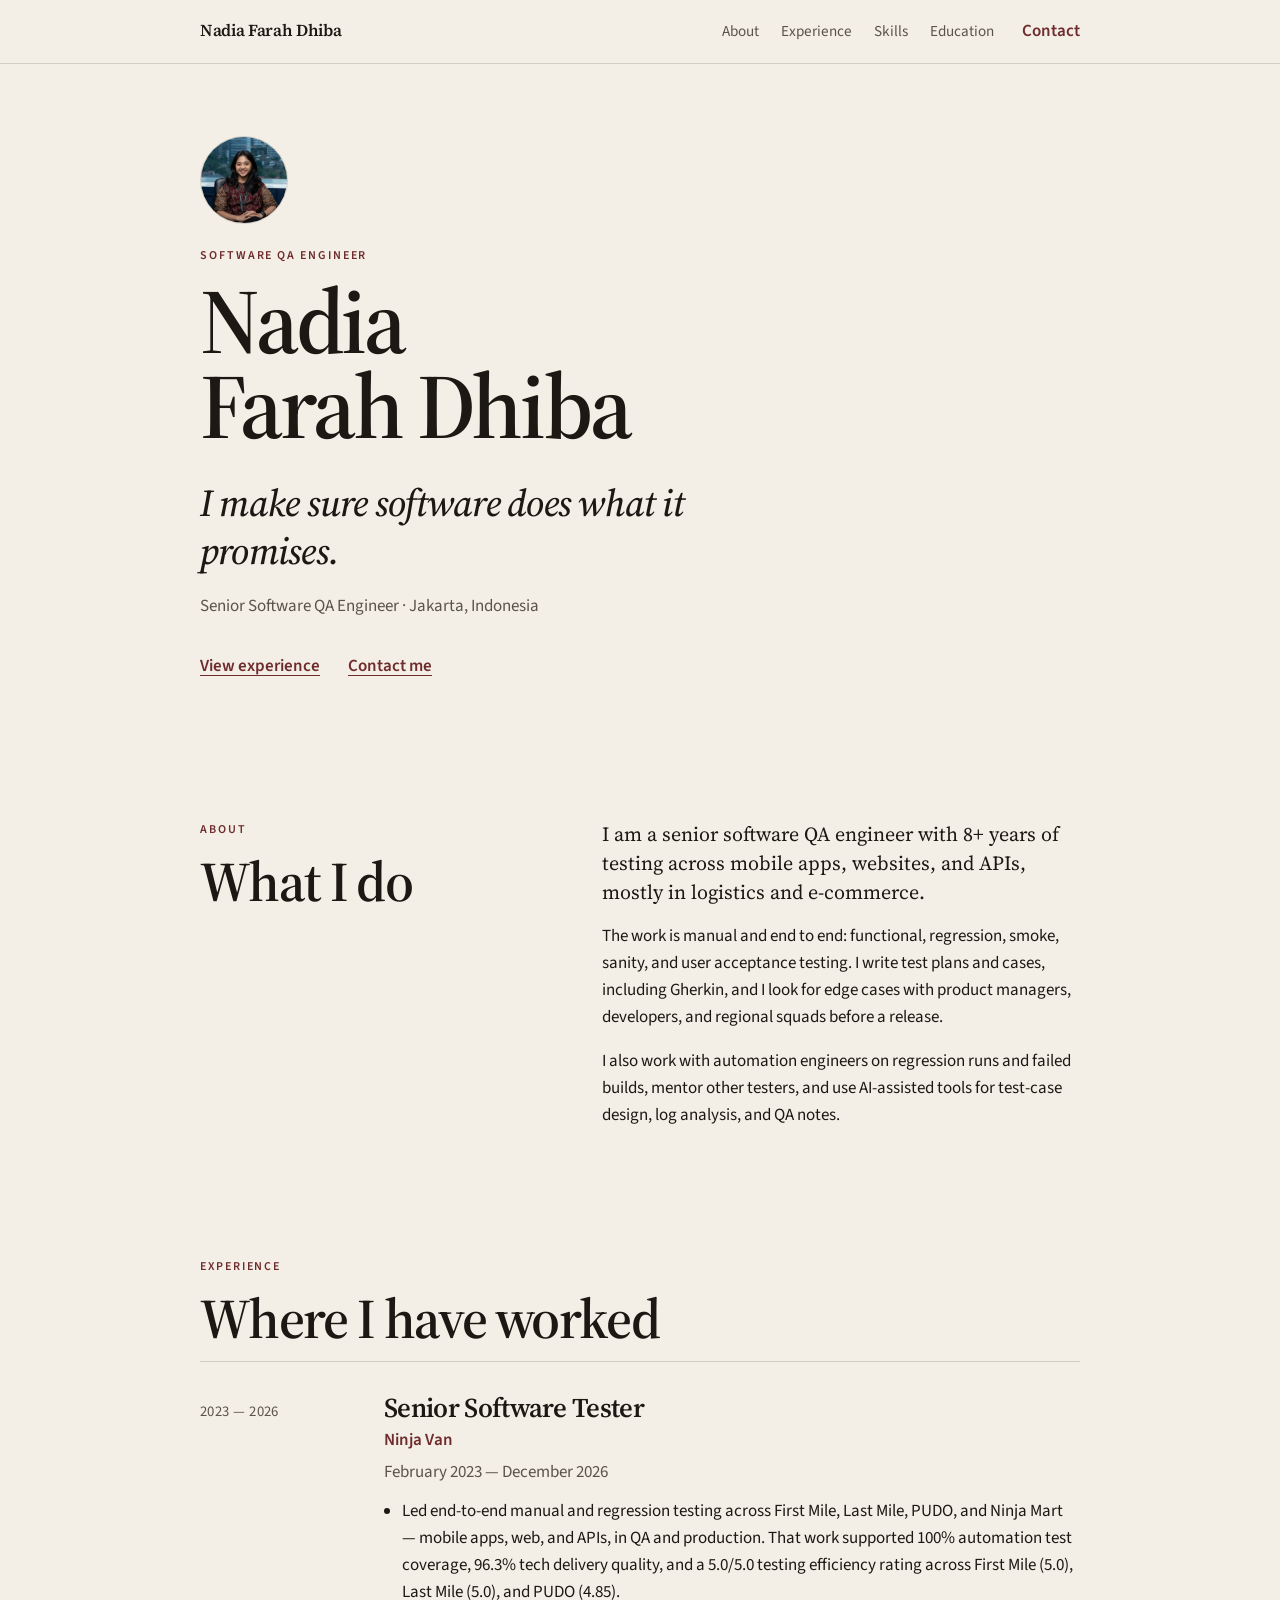
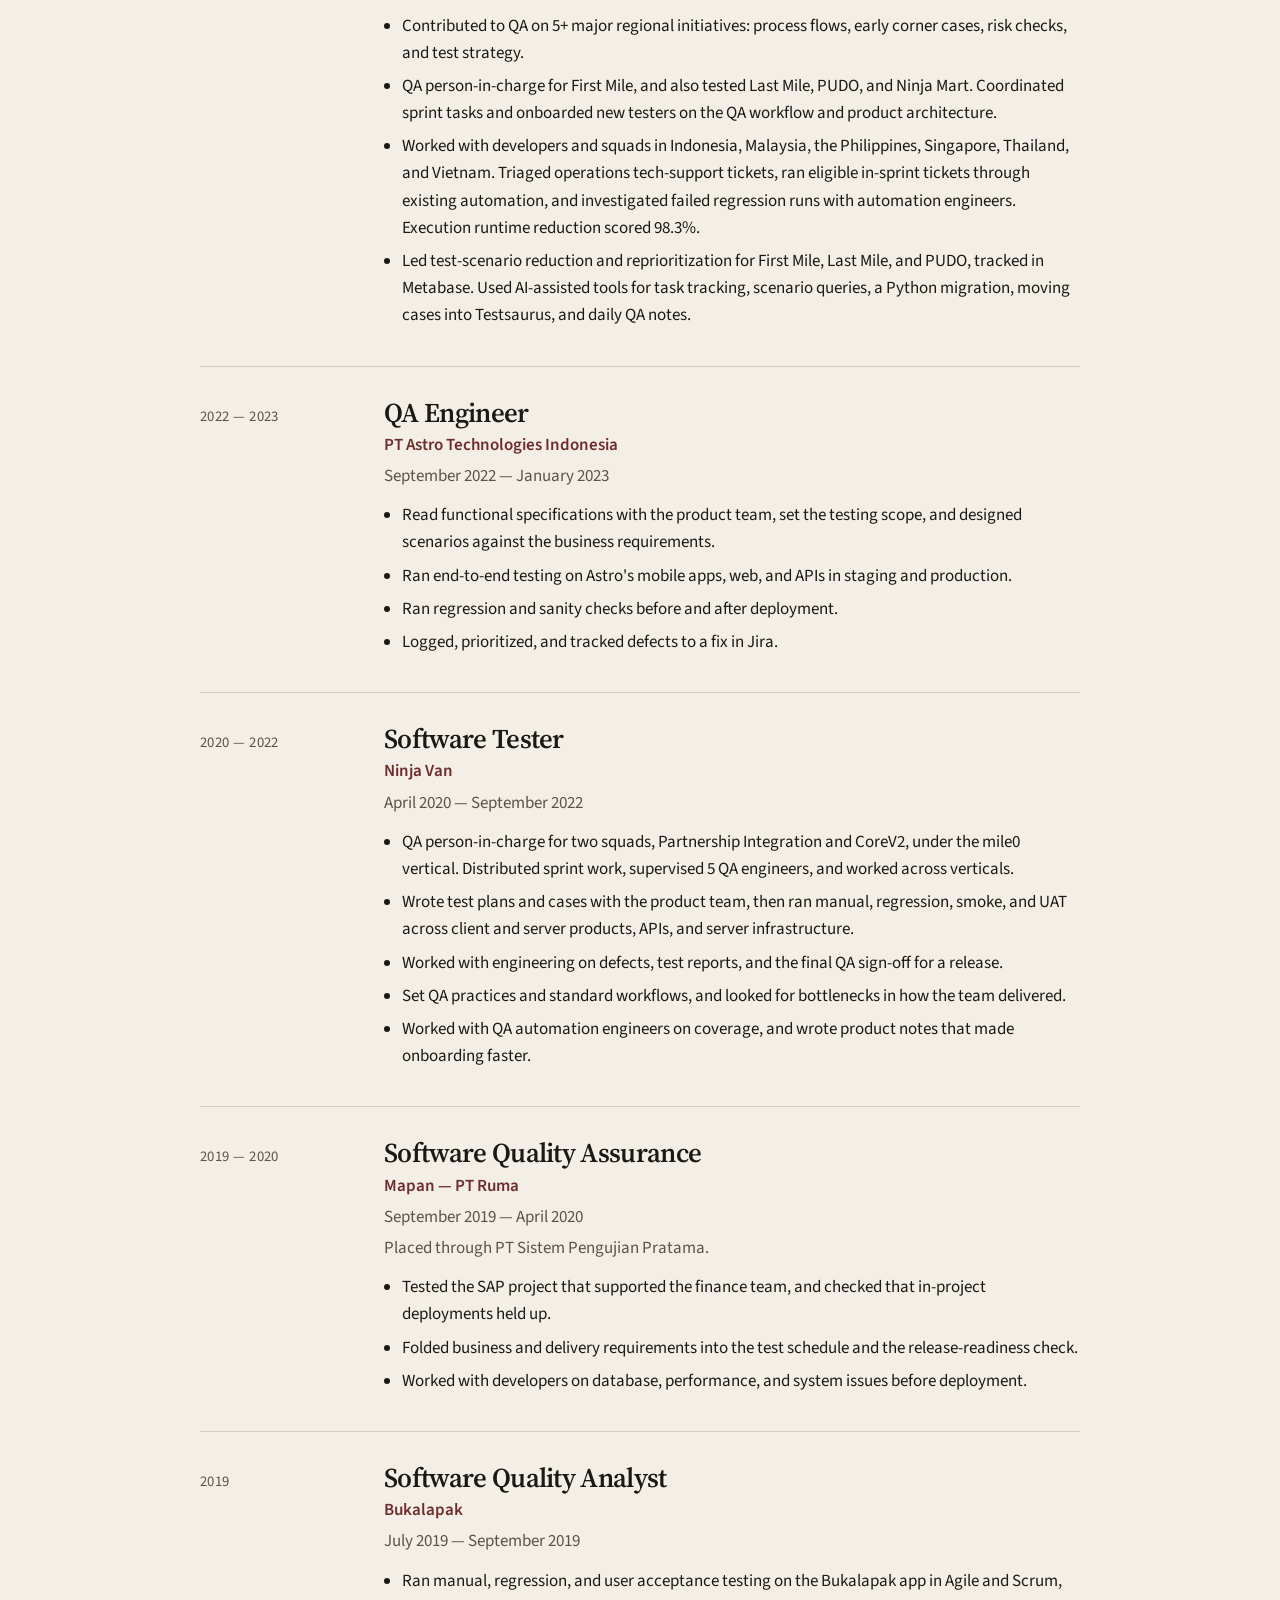
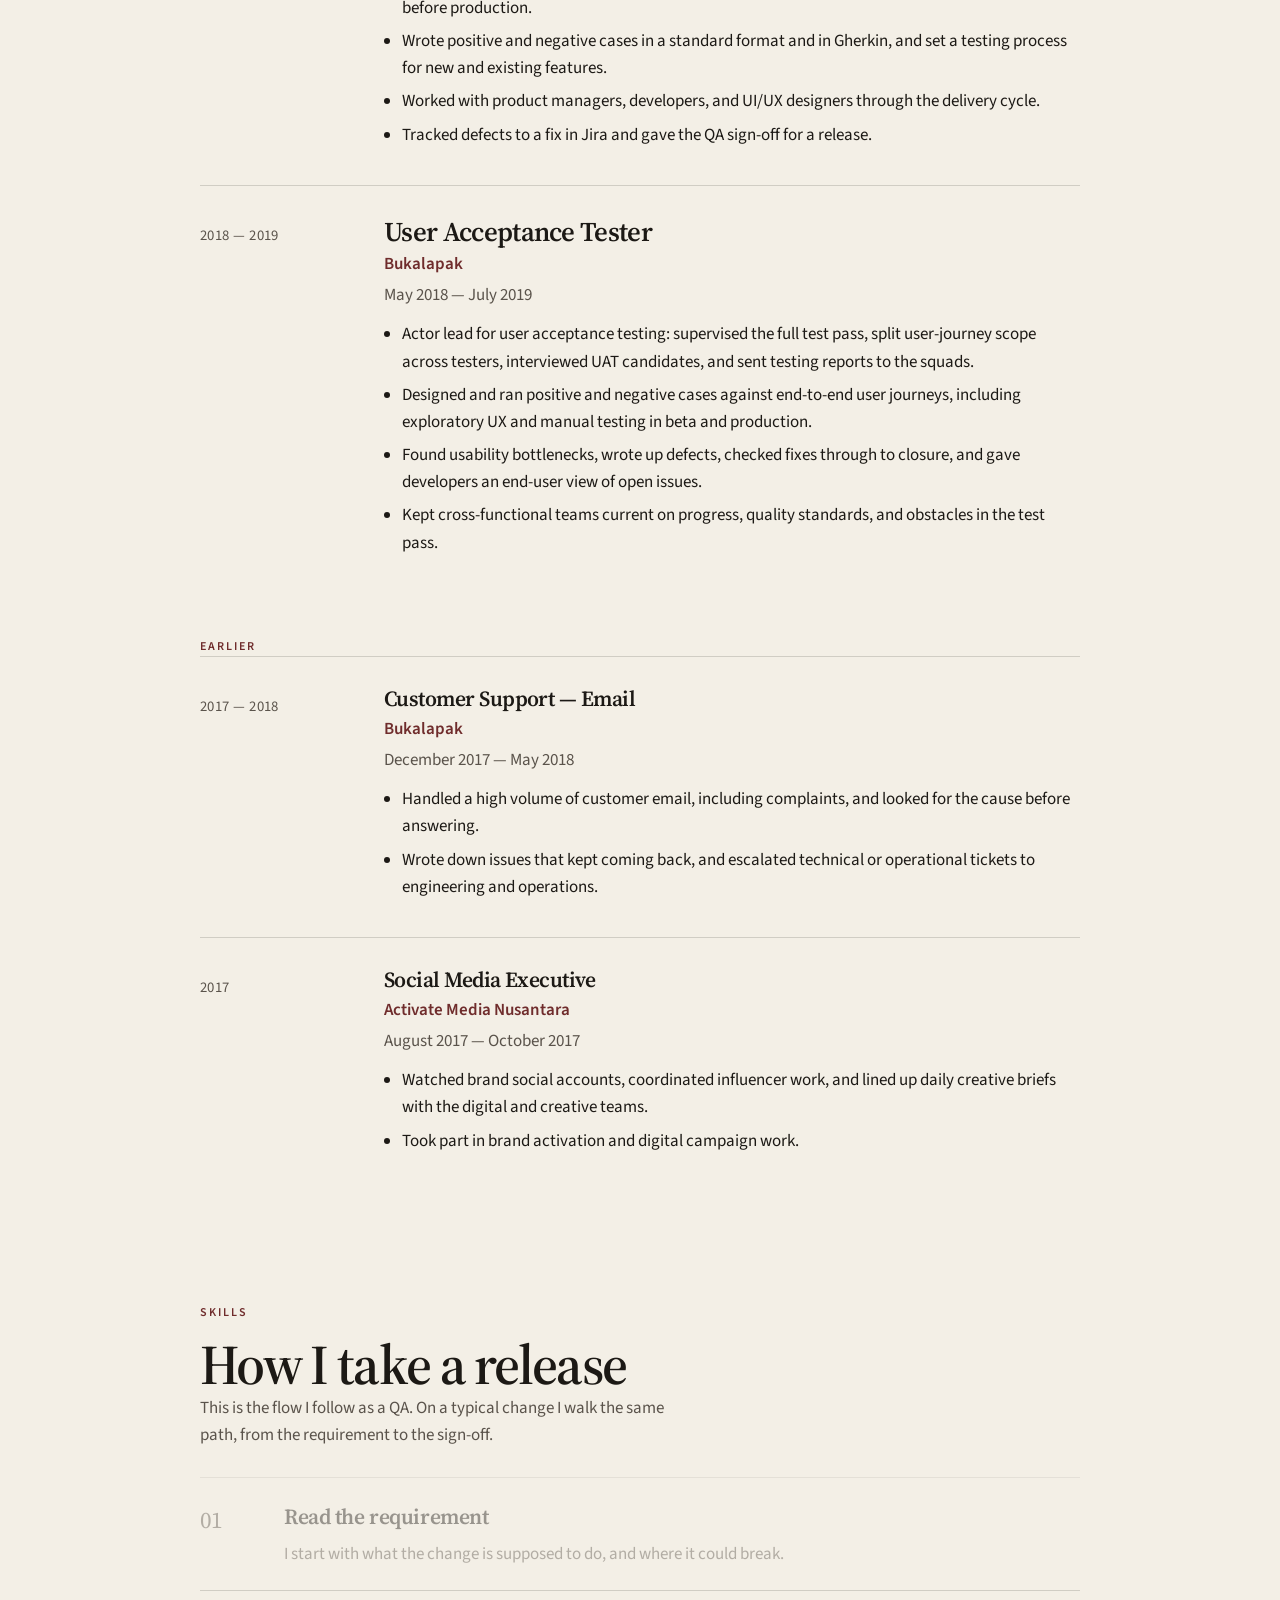
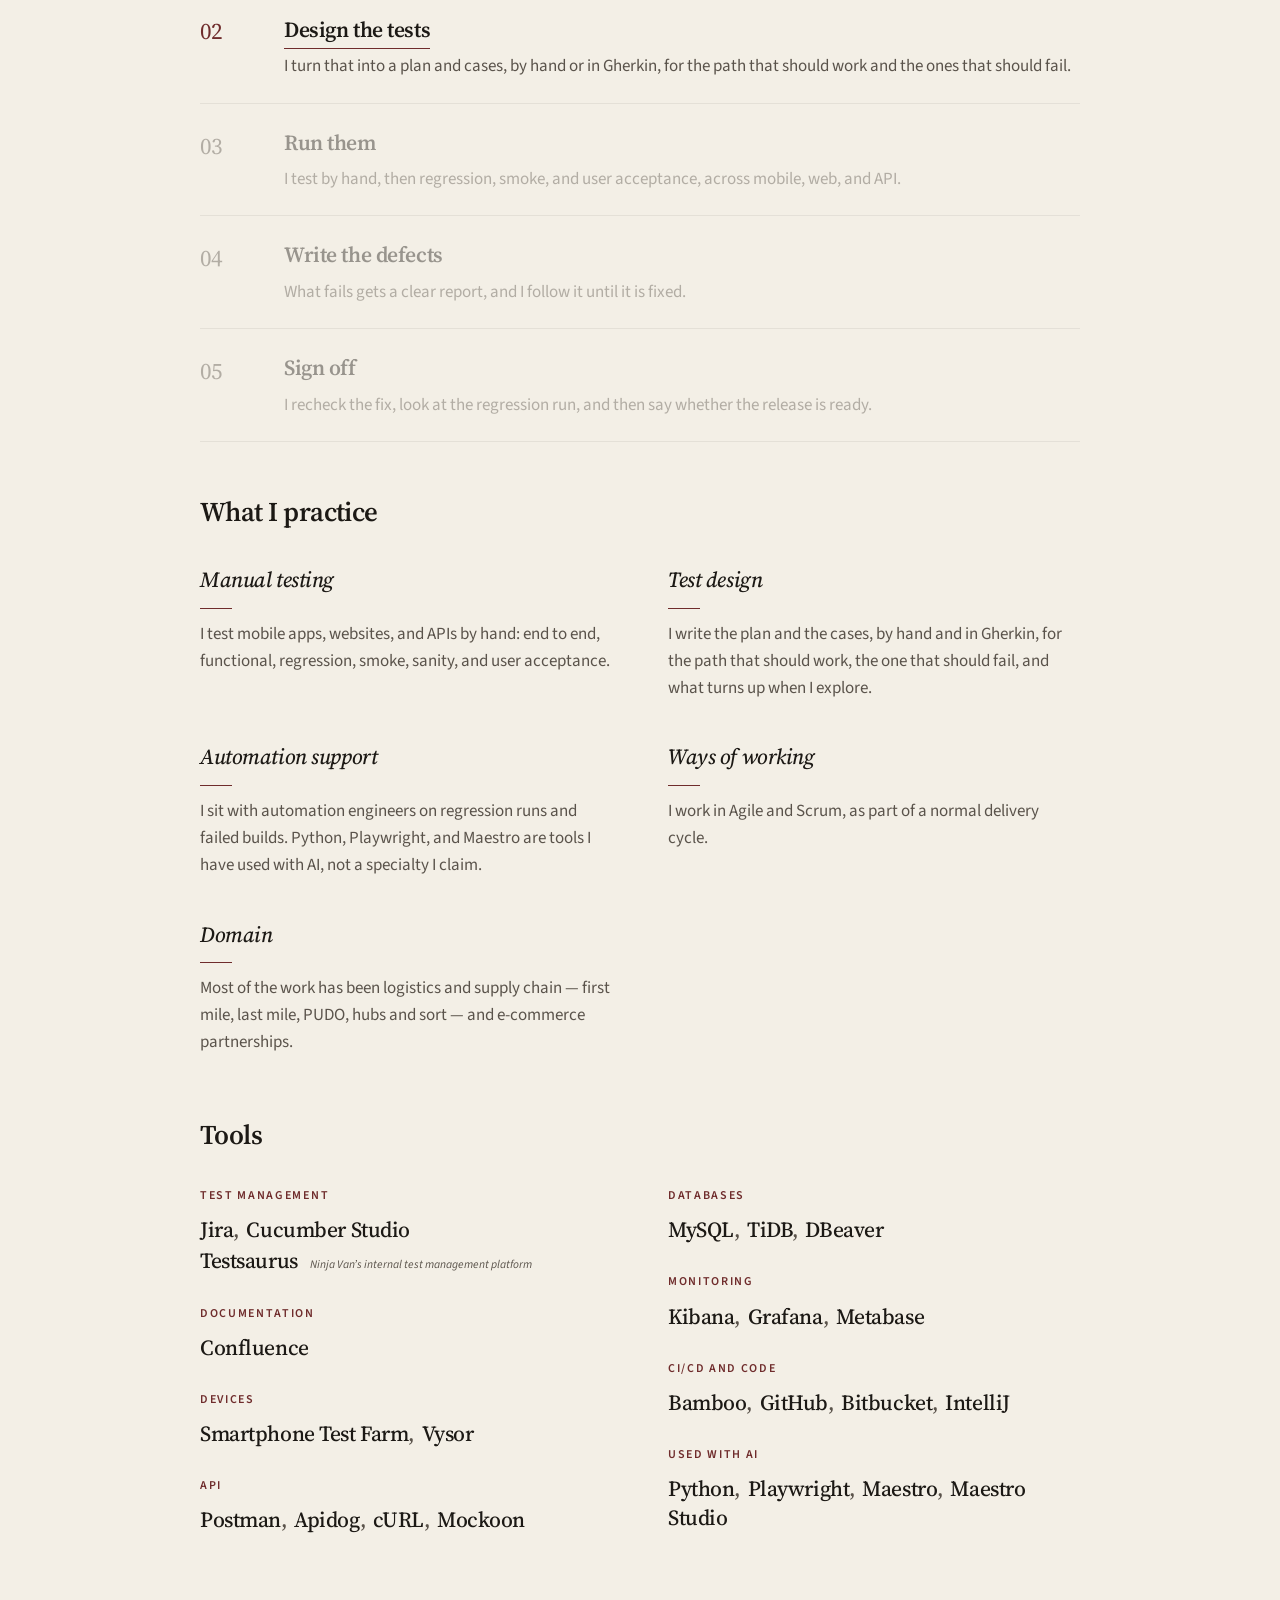
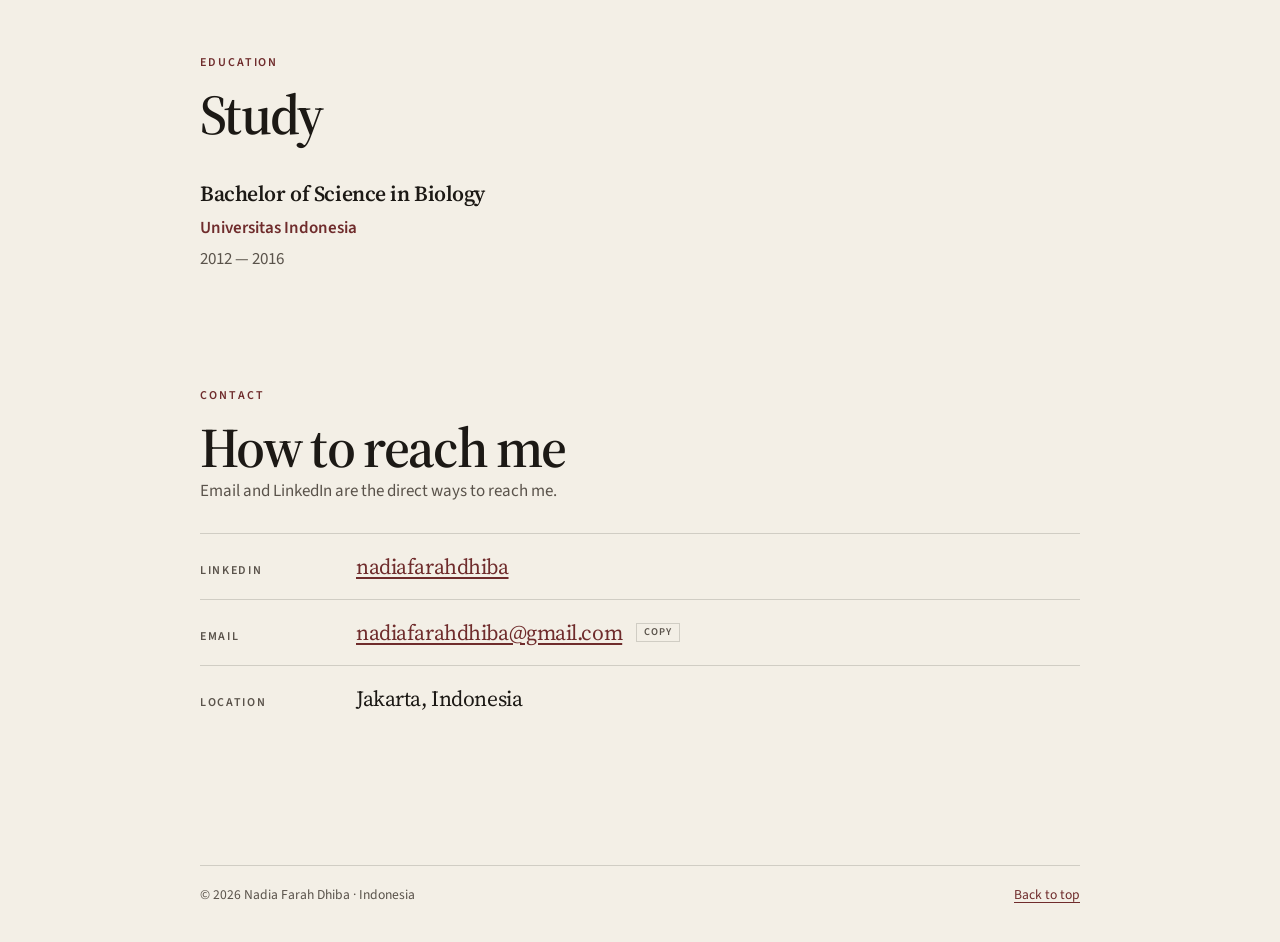
<file: index.html>
<!DOCTYPE html>
<html lang="en">
<head>
<meta charset="utf-8">
<meta name="viewport" content="width=device-width, initial-scale=1">
<title>Nadia Farah Dhiba — Senior Software QA Engineer</title>
<meta name="description" content="Nadia Farah Dhiba, senior software QA engineer in Jakarta. Experience, tools, and how to get in touch.">
<meta name="theme-color" content="#f3efe6">
<meta property="og:title" content="Nadia Farah Dhiba — Senior Software QA Engineer">
<meta property="og:description" content="A resume: quality assurance across mobile, web, and APIs.">
<meta property="og:type" content="profile">
<link rel="preconnect" href="https://fonts.googleapis.com">
<link rel="preconnect" href="https://fonts.gstatic.com" crossorigin>
<link href="https://fonts.googleapis.com/css2?family=Source+Sans+3:ital,wght@0,400;0,600;1,400&family=Source+Serif+4:ital,opsz,wght@0,8..60,500;0,8..60,600;1,8..60,500&display=swap" rel="stylesheet">
<link rel="stylesheet" href="css/styles.css">
<script>document.documentElement.classList.add("js");</script>
<script src="js/main.js" defer></script>
</head>
<body>
<a class="skip" href="#about">Skip to about</a>

<header class="site-nav">
  <div class="wrap nav-inner">
    <a class="brand" href="#top">Nadia Farah Dhiba</a>
    <nav class="links" aria-label="Sections" data-nav></nav>
    <a class="nav-contact" href="#contact" data-field="nav.contact">Contact</a>
  </div>
</header>

<main id="top">
  <section class="hero">
    <div class="wrap">
      <img class="portrait" src="images/nadia.jpg" width="88" height="88" alt="Nadia Farah Dhiba">
      <p class="kicker" data-field="hero.kicker"></p>
      <h1 class="name">
        <span data-field="hero.givenName"></span>
        <span data-field="hero.familyName"></span>
      </h1>
      <p class="tagline" data-field="hero.tagline"></p>
      <p class="role-line" data-field="hero.roleLine"></p>
      <p class="cta">
        <a href="#experience" data-field="hero.viewExperience"></a>
        <a href="#contact" data-field="hero.contact"></a>
      </p>
    </div>
  </section>

  <section class="sec reveal" id="about">
    <div class="wrap about-grid">
      <div>
        <p class="kicker" data-field="about.kicker"></p>
        <h2 class="title" data-field="about.title"></h2>
      </div>
      <div class="prose" data-paragraphs="about.paragraphs"></div>
    </div>
  </section>

  <section class="sec reveal" id="experience">
    <div class="wrap">
      <p class="kicker" data-field="experience.kicker"></p>
      <h2 class="title" data-field="experience.title"></h2>
      <div class="jobs" data-jobs></div>
    </div>
  </section>

  <section class="sec reveal" id="skills">
    <div class="wrap">
      <p class="kicker" data-field="skills.kicker"></p>
      <h2 class="title" data-field="skills.title"></h2>
      <p class="intro" data-field="skills.lead"></p>
      <ol class="process" data-process></ol>
      <h3 class="subhead" data-field="skills.groupsTitle"></h3>
      <div data-skills></div>
      <h3 class="subhead" data-field="toolsTitle"></h3>
      <div data-tools></div>
    </div>
  </section>

  <section class="sec reveal" id="education">
    <div class="wrap">
      <p class="kicker" data-field="education.kicker"></p>
      <h2 class="title" data-field="education.title"></h2>
      <div class="edu">
        <article data-degree></article>
        <div data-certs></div>
      </div>
    </div>
  </section>

  <section class="sec reveal" id="contact">
    <div class="wrap">
      <p class="kicker" data-field="contact.kicker"></p>
      <h2 class="title" data-field="contact.title"></h2>
      <p class="intro" data-field="contact.intro"></p>
      <dl class="contact-list" data-contact></dl>
    </div>
  </section>
</main>

<footer>
  <div class="wrap footer-inner">
    <span data-footer></span>
    <a href="#top" data-field="backToTop"></a>
  </div>
</footer>

<noscript>
  <p class="wrap noscript">This resume is drawn from js/main.js. Enable JavaScript to read it.</p>
</noscript>
</body>
</html>
</file>
<file: css/styles.css>
:root {
  --paper: #f3efe6;
  --ink: #1c1915;
  --muted: #5a534b;
  --line: rgba(28, 25, 21, 0.16);
  --accent: #6f2c2c;
  --serif: "Source Serif 4", Palatino, "Palatino Linotype", Georgia, serif;
  --sans: "Source Sans 3", "Helvetica Neue", Helvetica, Arial, sans-serif;
  --wrap: 880px;
  --nav: 64px;
}

* { box-sizing: border-box; }

html {
  scroll-behavior: smooth;
  scroll-padding-top: calc(var(--nav) + 12px);
}

body {
  margin: 0;
  background: var(--paper);
  color: var(--ink);
  font-family: var(--sans);
  font-size: 17px;
  line-height: 1.6;
  font-weight: 400;
  text-rendering: optimizeLegibility;
  -webkit-font-smoothing: antialiased;
}

::selection {
  background: #ead7d2;
  color: var(--ink);
}

:focus-visible {
  outline: 2px solid var(--accent);
  outline-offset: 3px;
}

a { color: inherit; }

.skip {
  position: absolute;
  left: 16px;
  top: -48px;
  background: var(--paper);
  color: var(--ink);
  padding: 8px 12px;
  z-index: 40;
}

.skip:focus { top: 12px; }

.wrap {
  width: min(var(--wrap), calc(100% - 48px));
  margin-inline: auto;
}

.site-nav {
  position: sticky;
  top: 0;
  z-index: 20;
  height: var(--nav);
  background: var(--paper);
  border-bottom: 1px solid var(--line);
}

.nav-inner {
  height: 100%;
  display: flex;
  align-items: center;
  gap: 28px;
}

.brand {
  font-family: var(--serif);
  font-weight: 600;
  font-size: 1.05rem;
  letter-spacing: -0.02em;
  text-decoration: none;
  margin-right: auto;
  white-space: nowrap;
}

.links {
  display: flex;
  gap: 22px;
}

.links a {
  color: var(--muted);
  text-decoration: none;
  font-size: 0.95rem;
  padding: 10px 0;
}

.links a:hover { color: var(--ink); }

.nav-contact {
  color: var(--accent);
  text-decoration: none;
  font-weight: 600;
  padding: 10px 0;
  white-space: nowrap;
}

.nav-contact:hover { text-decoration: underline; text-underline-offset: 4px; }

.hero { padding: 72px 0 28px; }

.portrait {
  display: block;
  width: 88px;
  height: 88px;
  margin: 0 0 22px;
  object-fit: cover;
  object-position: center 28%;
  border-radius: 50%;
  border: 1px solid var(--line);
}

.kicker {
  margin: 0 0 14px;
  font-size: 0.75rem;
  font-weight: 600;
  letter-spacing: 0.16em;
  text-transform: uppercase;
  color: var(--accent);
}

.name {
  margin: 0;
  font-family: var(--serif);
  font-weight: 600;
  font-size: clamp(52px, 8vw, 92px);
  letter-spacing: -0.035em;
  line-height: 0.92;
}

.name span { display: block; }

.tagline {
  margin: 32px 0 0;
  max-width: 16em;
  font-family: var(--serif);
  font-style: italic;
  font-weight: 500;
  font-size: clamp(26px, 3.2vw, 38px);
  letter-spacing: -0.02em;
  line-height: 1.25;
}

.role-line {
  margin: 18px 0 0;
  color: var(--muted);
}

.cta {
  display: flex;
  flex-wrap: wrap;
  gap: 12px 28px;
  margin: 32px 0 0;
}

.cta a {
  color: var(--accent);
  font-weight: 600;
  text-underline-offset: 4px;
}

.stats { padding: 36px 0 8px; }

.stat-row {
  display: grid;
  grid-template-columns: repeat(3, minmax(0, 1fr));
  border-top: 1px solid var(--line);
  border-bottom: 1px solid var(--line);
}

.stat {
  padding: 28px 20px 28px 0;
}

.stat + .stat {
  padding-left: 20px;
  border-left: 1px solid var(--line);
}

.stat b {
  display: block;
  font-family: var(--serif);
  font-weight: 600;
  font-size: clamp(40px, 5vw, 64px);
  letter-spacing: -0.04em;
  line-height: 1;
}

.stat span {
  display: block;
  margin-top: 10px;
  max-width: 16em;
  color: var(--muted);
  font-size: 0.95rem;
}

.stat-note {
  margin: 12px 0 0;
  color: var(--muted);
  font-size: 0.85rem;
}

.sec { padding: clamp(72px, 10vw, 112px) 0 0; }

.title {
  margin: 0;
  font-family: var(--serif);
  font-weight: 600;
  font-size: clamp(36px, 5vw, 56px);
  letter-spacing: -0.03em;
  line-height: 1.05;
}

.about-grid {
  display: grid;
  grid-template-columns: minmax(0, 0.85fr) minmax(0, 1.15fr);
  gap: 28px 48px;
  align-items: start;
}

.prose p,
.intro {
  margin: 0 0 16px;
  max-width: 62ch;
}

.prose p:first-child {
  font-family: var(--serif);
  font-size: 1.25rem;
  line-height: 1.45;
}

.process {
  list-style: none;
  margin: 28px 0 0;
  padding: 0;
}

.process li {
  display: grid;
  grid-template-columns: 4.5rem minmax(0, 1fr);
  gap: 8px 12px;
  padding: 22px 0;
  border-top: 1px solid var(--line);
  opacity: 0.42;
  transition: opacity 0.55s ease;
}

.process li:last-child { border-bottom: 1px solid var(--line); }

.process li.is-on { opacity: 1; }

.step-no {
  font-family: var(--serif);
  font-size: 1.45rem;
  letter-spacing: -0.03em;
  color: var(--muted);
  padding-top: 2px;
  transition: color 0.55s ease, transform 0.55s ease;
}

.process li.is-on .step-no {
  color: var(--accent);
  transform: translateY(-2px);
}

.process h3 {
  display: inline-block;
  background-image: linear-gradient(var(--accent), var(--accent));
  background-repeat: no-repeat;
  background-position: 0 100%;
  background-size: 0 1px;
  padding-bottom: 2px;
  transition: background-size 0.7s ease;
}

.process li.is-on h3 { background-size: 100% 1px; }

.process h3,
.practice h3,
.degree h3 {
  margin: 0;
  font-family: var(--serif);
  font-size: 1.35rem;
  font-weight: 600;
  letter-spacing: -0.02em;
}

.process p,
.practice p,
.degree p,
.job .scope,
.job .period {
  margin: 4px 0 0;
  color: var(--muted);
}

.subhead {
  margin: 48px 0 0;
  font-family: var(--serif);
  font-size: 1.7rem;
  font-weight: 600;
  letter-spacing: -0.02em;
}

.practice {
  display: grid;
  grid-template-columns: 1fr 1fr;
  gap: 8px 56px;
  margin-top: 8px;
}

.practice article { padding: 22px 0 8px; }

.practice h3 {
  font-weight: 500;
  font-style: italic;
}

.practice h3::after {
  content: "";
  display: block;
  width: 2rem;
  height: 1px;
  margin-top: 10px;
  background: var(--accent);
}

.practice p {
  margin-top: 12px;
  max-width: 36em;
}

.tool-flow {
  columns: 2;
  column-gap: 56px;
  margin-top: 8px;
}

.tool-flow article {
  break-inside: avoid;
  padding: 22px 0 6px;
}

.tool-flow h3 {
  margin: 0;
  font-family: var(--sans);
  font-size: 0.75rem;
  font-weight: 600;
  letter-spacing: 0.14em;
  text-transform: uppercase;
  color: var(--accent);
}

.tool-names {
  margin: 10px 0 0;
  font-family: var(--serif);
  font-size: 1.35rem;
  font-weight: 500;
  letter-spacing: -0.02em;
  line-height: 1.35;
  color: var(--ink);
}

.tool-names > span:not(:last-child):not(:has(+ span small))::after {
  content: ",";
  margin-right: 0.35em;
  color: var(--muted);
}

.tool-names > span:has(small) {
  display: flex;
  align-items: baseline;
  gap: 0.55em;
  width: 100%;
  margin-top: 2px;
}

.tool-names small {
  flex: 1;
  min-width: 0;
  font-family: var(--sans);
  font-size: 0.72rem;
  font-style: italic;
  font-weight: 400;
  letter-spacing: 0;
  line-height: 1.35;
  color: var(--muted);
}

.unfilled {
  margin-top: 28px;
  padding: 16px 18px;
  border: 1px dashed var(--accent);
  color: var(--accent);
  font-style: italic;
}

.tool-list {
  margin: 12px 0 0;
  padding-left: 1.15rem;
}

.tool-list li { margin: 4px 0; }

.jobs { margin-top: 12px; }

.earlier-label {
  margin: 36px 0 0;
  padding-top: 8px;
}

.job {
  display: grid;
  grid-template-columns: 9.5rem minmax(0, 1fr);
  gap: 6px 32px;
  padding: 30px 0;
  border-top: 1px solid var(--line);
}

.when {
  margin: 0;
  padding-top: 8px;
  color: var(--muted);
  font-size: 0.92rem;
  letter-spacing: 0.03em;
}

.job h3 {
  margin: 0;
  font-family: var(--serif);
  font-size: 1.7rem;
  font-weight: 600;
  letter-spacing: -0.025em;
  line-height: 1.15;
}

.job.earlier h3 { font-size: 1.35rem; }

.company,
.degree .company {
  margin: 4px 0 0;
  color: var(--accent);
  font-weight: 600;
}

.job ul {
  margin: 12px 0 0;
  padding-left: 1.15rem;
}

.job li { margin: 6px 0; }

.edu {
  display: grid;
  grid-template-columns: 1fr 1fr;
  gap: 32px 48px;
  margin-top: 28px;
  align-items: start;
}

.edu-single { grid-template-columns: minmax(0, 36rem); }

.degree { padding-top: 4px; }

.intro { color: var(--muted); }

.contact-list {
  margin: 28px 0 0;
  padding: 0;
}

.contact-row {
  display: grid;
  grid-template-columns: 8.5rem minmax(0, 1fr);
  gap: 12px 20px;
  align-items: baseline;
  padding: 18px 0;
  border-top: 1px solid var(--line);
}

.contact-row dt {
  margin: 0;
  font-size: 0.75rem;
  font-weight: 600;
  letter-spacing: 0.14em;
  text-transform: uppercase;
  color: var(--muted);
}

.contact-row dd {
  margin: 0;
  font-family: var(--serif);
  font-size: 1.35rem;
  letter-spacing: -0.02em;
  line-height: 1.35;
}

.contact-row a { color: var(--accent); text-underline-offset: 3px; }

.value-line {
  display: flex;
  flex-wrap: wrap;
  align-items: center;
  gap: 10px 14px;
}

.is-placeholder {
  color: var(--accent);
  font-style: italic;
  font-family: var(--sans);
  font-size: 1.05rem;
  border-bottom: 1px dashed var(--accent);
}

.copy {
  appearance: none;
  border: 1px solid var(--line);
  background: transparent;
  color: var(--muted);
  font: 600 0.65rem/1 var(--sans);
  letter-spacing: 0.08em;
  text-transform: uppercase;
  padding: 3px 7px;
  cursor: pointer;
}

.copy:hover { border-color: var(--accent); color: var(--accent); }

footer {
  margin-top: clamp(72px, 10vw, 112px);
  padding: 22px 0 36px;
  color: var(--muted);
  font-size: 0.85rem;
}

.footer-inner {
  display: flex;
  justify-content: space-between;
  gap: 12px 24px;
  flex-wrap: wrap;
  border-top: 1px solid var(--line);
  padding-top: 18px;
}

footer a { color: var(--accent); text-underline-offset: 3px; }

.noscript {
  padding: 24px 0 48px;
}

.js .reveal {
  opacity: 0;
  transform: translateY(18px);
}

.js .reveal.in {
  opacity: 1;
  transform: none;
  transition: opacity 0.7s ease, transform 0.7s ease;
}

@media (max-width: 720px) {
  .wrap { width: min(var(--wrap), calc(100% - 32px)); }

  .site-nav { height: auto; }

  .nav-inner {
    flex-wrap: wrap;
    height: auto;
    padding: 10px 0;
    gap: 4px 16px;
  }

  .links {
    order: 3;
    width: 100%;
    gap: 16px;
    overflow-x: auto;
    flex-wrap: nowrap;
  }

  .about-grid,
  .edu,
  .practice,
  .stat-row,
  .job,
  .contact-row {
    grid-template-columns: 1fr;
  }

  .tool-flow { columns: 1; }

  .stat + .stat {
    padding-left: 0;
    border-left: 0;
    border-top: 1px solid var(--line);
  }

  .stat { padding: 22px 0; }

  .when { padding-top: 0; }

  .job { gap: 4px; padding: 24px 0; }

  .contact-row dd { font-size: 1.2rem; }
}

@media (prefers-reduced-motion: reduce) {
  html { scroll-behavior: auto; }

  .js .reveal {
    opacity: 1;
    transform: none;
    transition: none;
  }

  .process li,
  .process li.is-on {
    opacity: 1;
    transition: none;
  }

  .step-no,
  .process li.is-on .step-no { transform: none; transition: none; }

  .process h3,
  .process li.is-on h3 { transition: none; background-size: 0 0; }
}

@media print {
  .site-nav, .skip, .cta, .copy { display: none; }
  .js .reveal { opacity: 1; transform: none; }
  body { background: white; }
}
</file>
